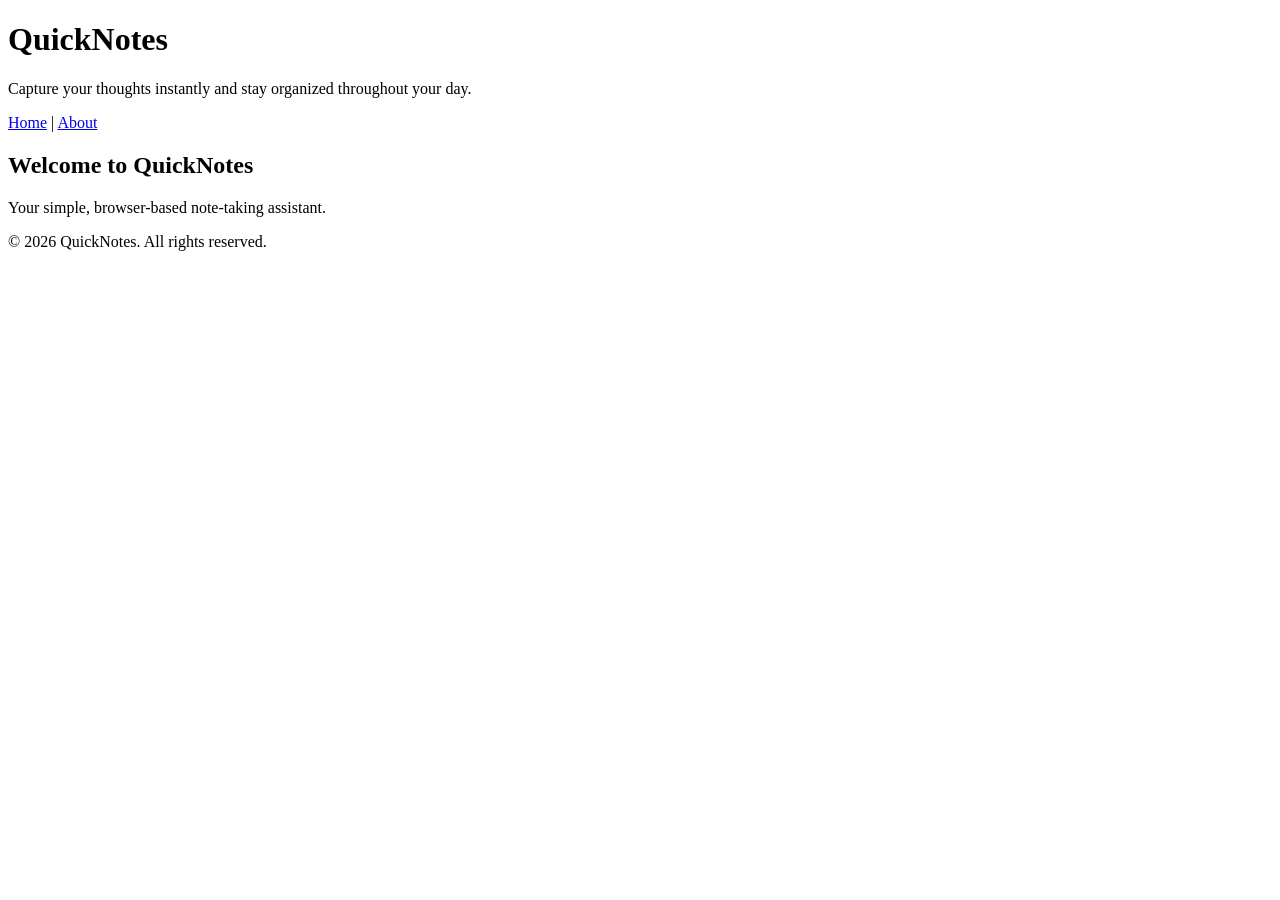
<file: day1/index.html>
<!DOCTYPE html>
<html lang="en">
<head>
  <meta charset="UTF-8">
  <meta name="viewport" content="width=device-width, initial-scale=1.0">
  <title>QuickNotes - Home</title>
</head>
<body>
  <header>
    <h1>QuickNotes</h1>
    <p>Capture your thoughts instantly and stay organized throughout your day.</p>
    <nav>
      <a href="index.html">Home</a> |
      <a href="about.html">About</a>
    </nav>
  </header>

  <main>
    <h2>Welcome to QuickNotes</h2>
    <p>Your simple, browser-based note-taking assistant.</p>
  </main>

  <footer>
    <p>&copy; 2026 QuickNotes. All rights reserved.</p>
  </footer>
</body>
</html>
</file>
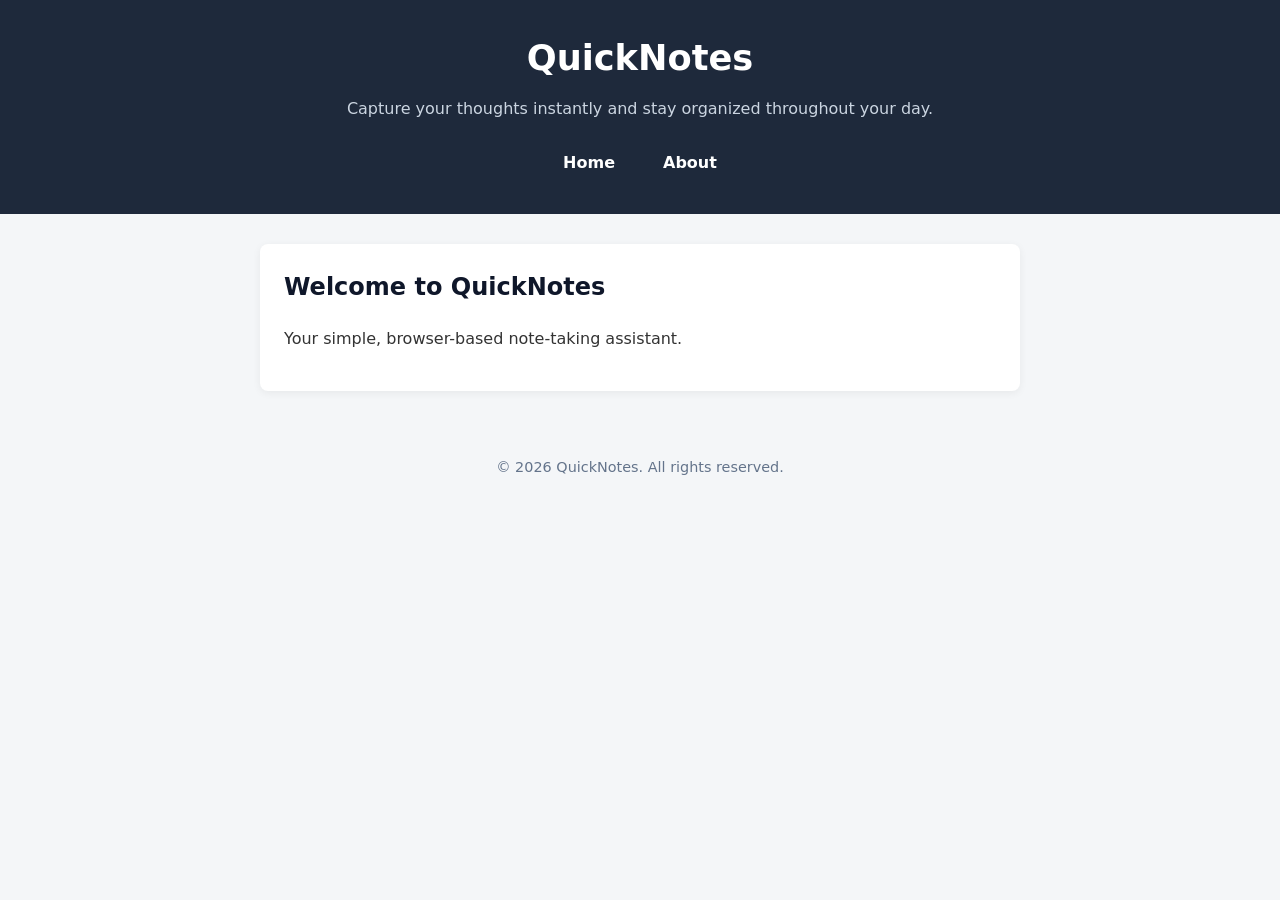
<file: day2/index.html>
<!DOCTYPE html>
<html lang="en">
<head>
  <meta charset="UTF-8">
  <meta name="viewport" content="width=device-width, initial-scale=1.0">
  <title>QuickNotes - Home</title>
  <link rel="stylesheet" href="style.css">
</head>
<body>
  <header>
    <h1>QuickNotes</h1>
    <p>Capture your thoughts instantly and stay organized throughout your day.</p>
    <nav>
      <a href="index.html">Home</a>
      <a href="about.html">About</a>
    </nav>
  </header>

  <main>
    <section>
      <h2>Welcome to QuickNotes</h2>
      <p>Your simple, browser-based note-taking assistant.</p>
    </section>
  </main>

  <footer>
    <p>&copy; 2026 QuickNotes. All rights reserved.</p>
  </footer>
</body>
</html>
</file>
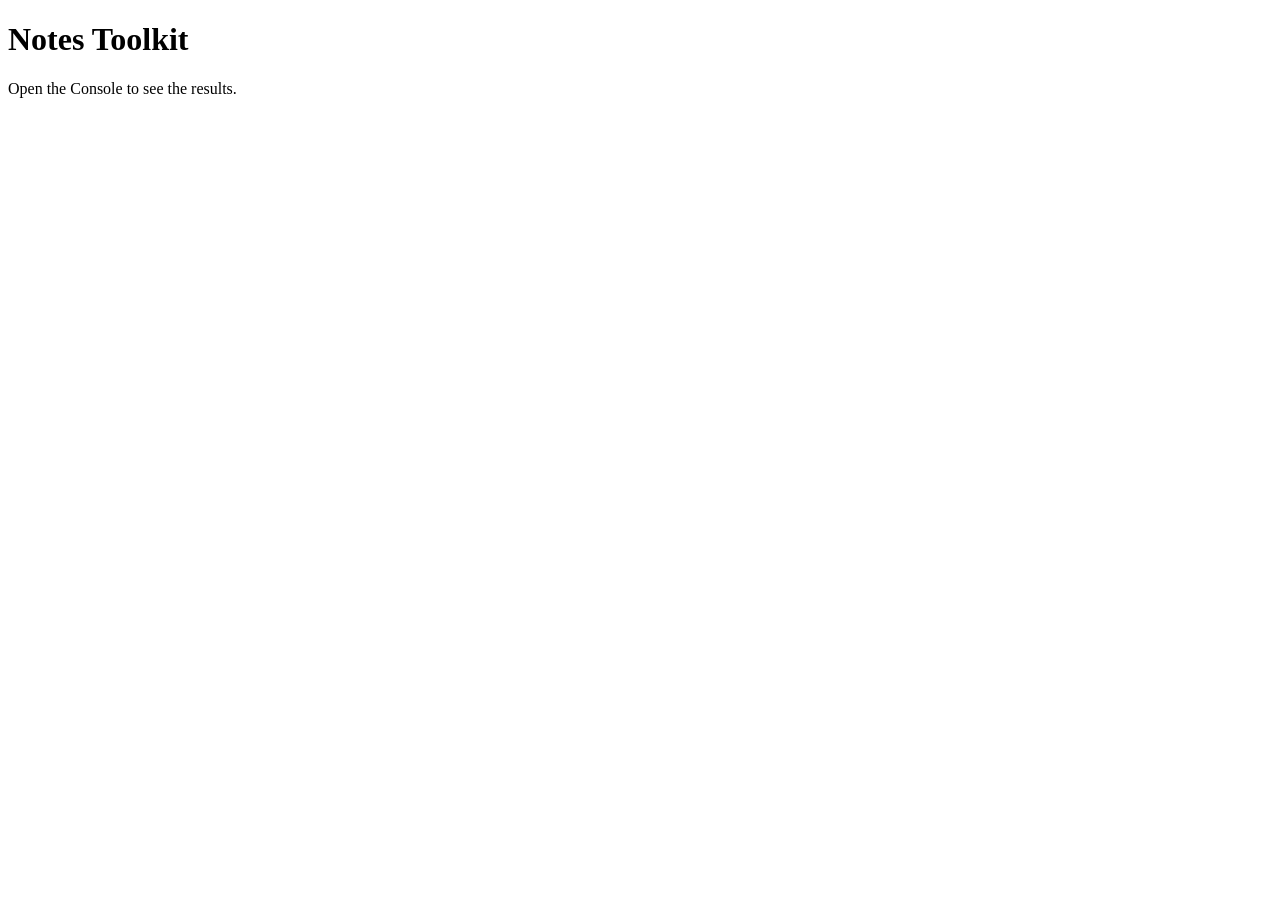
<file: day3/index.html>
<!DOCTYPE html>
<html lang="en">
<head>
  <meta charset="UTF-8">
  <meta name="viewport" content="width=device-width, initial-scale=1.0">
  <title>Notes Toolkit</title>
  <script src="script.js" defer></script>
</head>
<body>
  <h1>Notes Toolkit</h1>
  <p>Open the Console to see the results.</p>
</body>
</html>
</file>
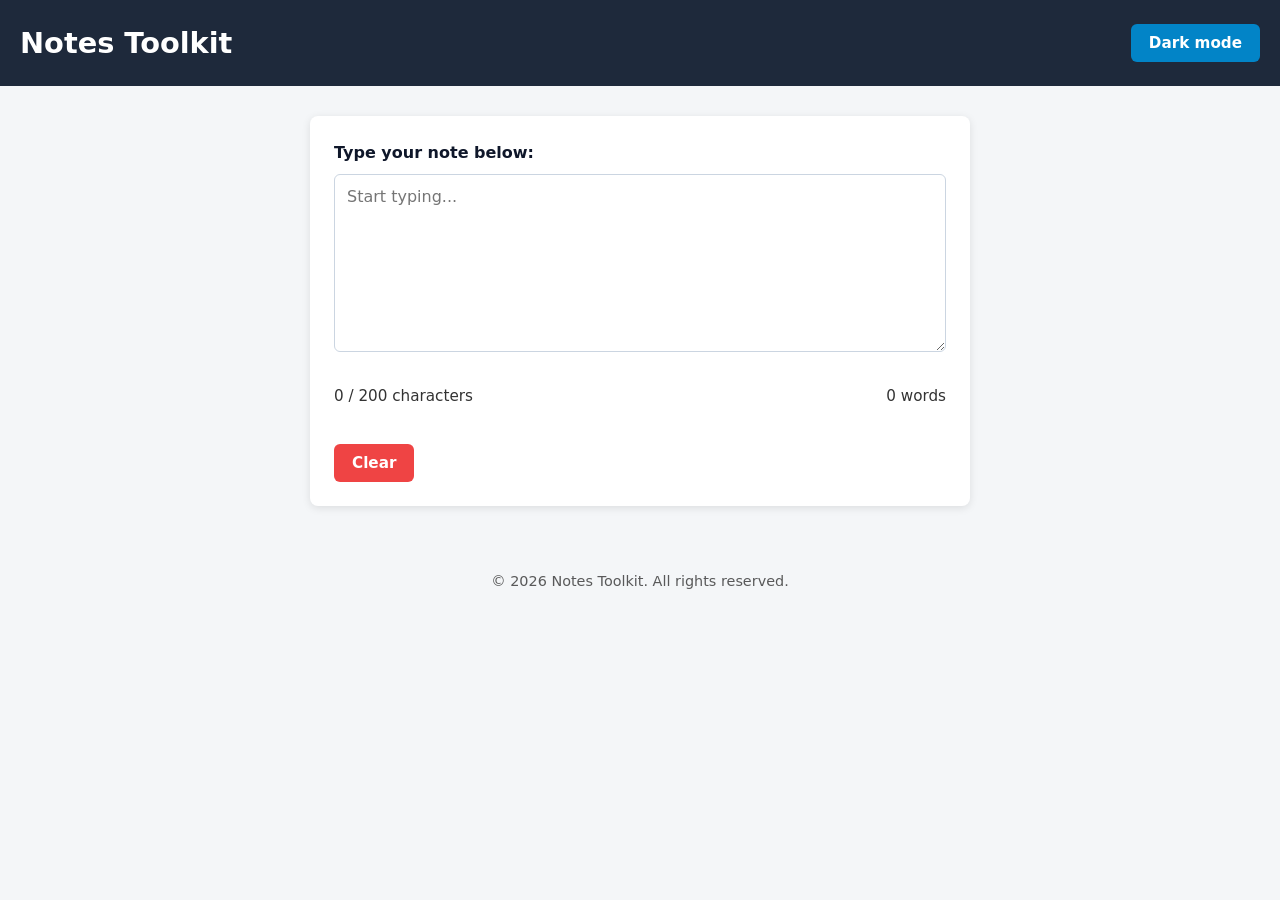
<file: day4/index.html>
<!DOCTYPE html>
<html lang="en">
<head>
  <meta charset="UTF-8">
  <meta name="viewport" content="width=device-width, initial-scale=1.0">
  <title>Notes Toolkit - Draft Pad</title>
  <link rel="stylesheet" href="style.css">
  <script src="script.js" defer></script>
</head>
<body>
  <header>
    <h1>Notes Toolkit</h1>
    <button id="theme-toggle" type="button">Dark mode</button>
  </header>

  <main>
    <section class="editor-card">
      <label for="note-text">Type your note below:</label>
      <textarea id="note-text" rows="8" placeholder="Start typing..."></textarea>

      <div class="counter-container">
        <p id="char-count">0 / 200 characters</p>
        <p id="word-count">0 words</p>
      </div>

      <div class="button-container">
        <button id="clear-btn" type="button">Clear</button>
      </div>
    </section>
  </main>

  <footer>
    <p>&copy; 2026 Notes Toolkit. All rights reserved.</p>
  </footer>
</body>
</html>
</file>
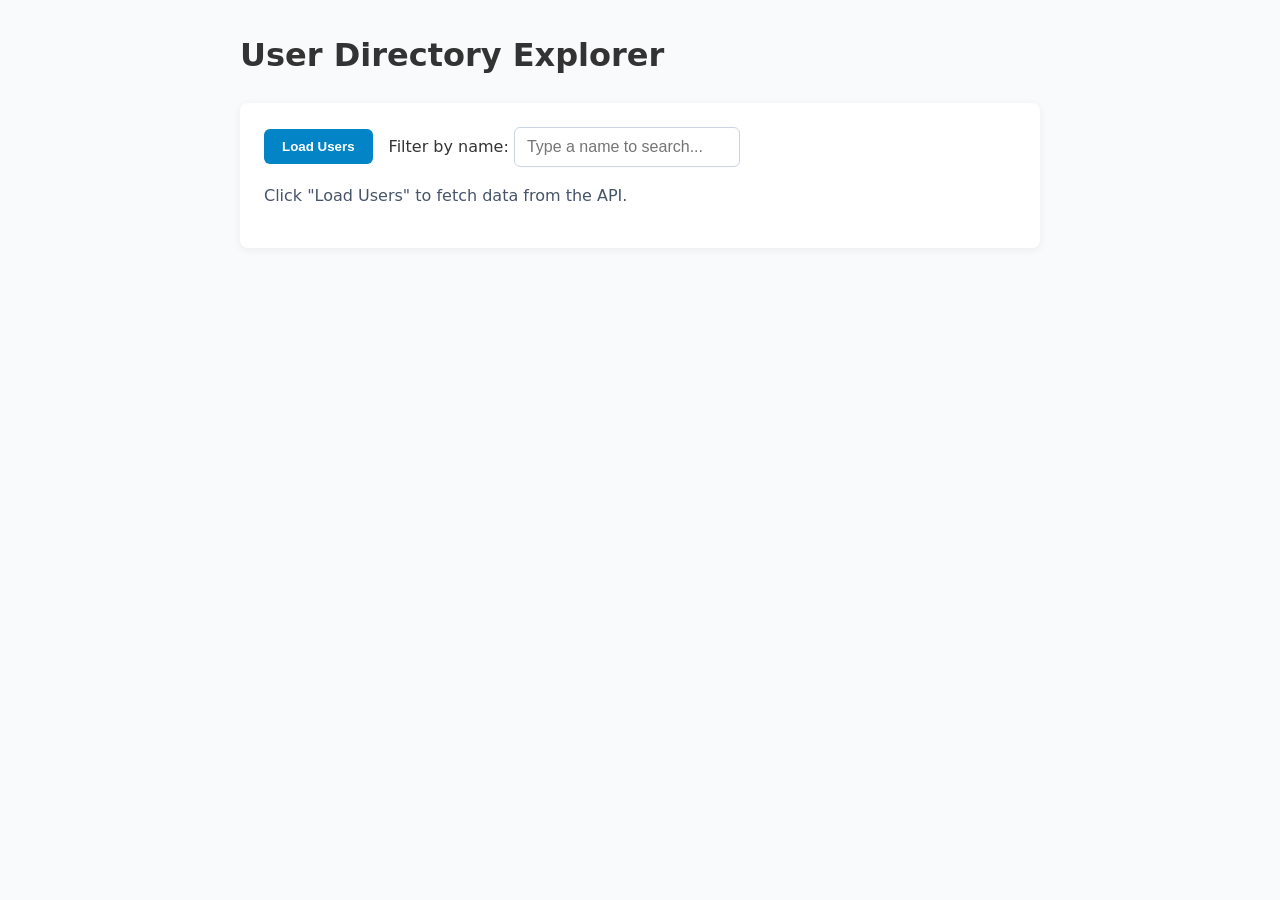
<file: day5/index.html>
<!DOCTYPE html>
<html lang="en">
<head>
  <meta charset="UTF-8">
  <meta name="viewport" content="width=device-width, initial-scale=1.0">
  <title>Notes Toolkit - User Directory</title>
  <script src="users.js" defer></script>
  <style>
    body {
      font-family: system-ui, -apple-system, sans-serif;
      max-width: 800px;
      margin: 30px auto;
      padding: 0 20px;
      line-height: 1.6;
      color: #333;
      background-color: #f8fafc;
    }
    .card {
      background: #fff;
      padding: 24px;
      border-radius: 8px;
      box-shadow: 0 2px 8px rgba(0,0,0,0.06);
      margin-bottom: 20px;
    }
    .controls {
      display: flex;
      gap: 16px;
      align-items: center;
      margin-bottom: 16px;
      flex-wrap: wrap;
    }
    button {
      padding: 10px 18px;
      background-color: #0284c7;
      color: white;
      border: none;
      border-radius: 6px;
      font-weight: 600;
      cursor: pointer;
    }
    button:disabled {
      background-color: #94a3b8;
      cursor: not-allowed;
    }
    button:hover:not(:disabled) {
      background-color: #0369a1;
    }
    input[type="text"] {
      padding: 10px 12px;
      border: 1px solid #cbd5e1;
      border-radius: 6px;
      font-size: 1rem;
      flex: 1;
      min-width: 200px;
    }
    #status {
      font-weight: 500;
      color: #475569;
      margin-bottom: 16px;
    }
    ul {
      list-style: none;
      padding: 0;
      margin: 0;
      display: grid;
      gap: 12px;
    }
    li.user-item {
      background: #f1f5f9;
      padding: 16px;
      border-radius: 6px;
      border-left: 4px solid #0284c7;
    }
    li.user-item h3 {
      margin: 0 0 4px 0;
      color: #0f172a;
    }
    li.user-item p {
      margin: 2px 0;
      color: #475569;
      font-size: 0.95rem;
    }
  </style>
</head>
<body>
  <header>
    <h1>User Directory Explorer</h1>
  </header>

  <main>
    <section class="card">
      <div class="controls">
        <button id="load-users" type="button">Load Users</button>
        <div>
          <label for="filter-input">Filter by name: </label>
          <input type="text" id="filter-input" placeholder="Type a name to search...">
        </div>
      </div>

      <p id="status">Click "Load Users" to fetch data from the API.</p>

      <ul id="users-list"></ul>
    </section>
  </main>
</body>
</html>
</file>
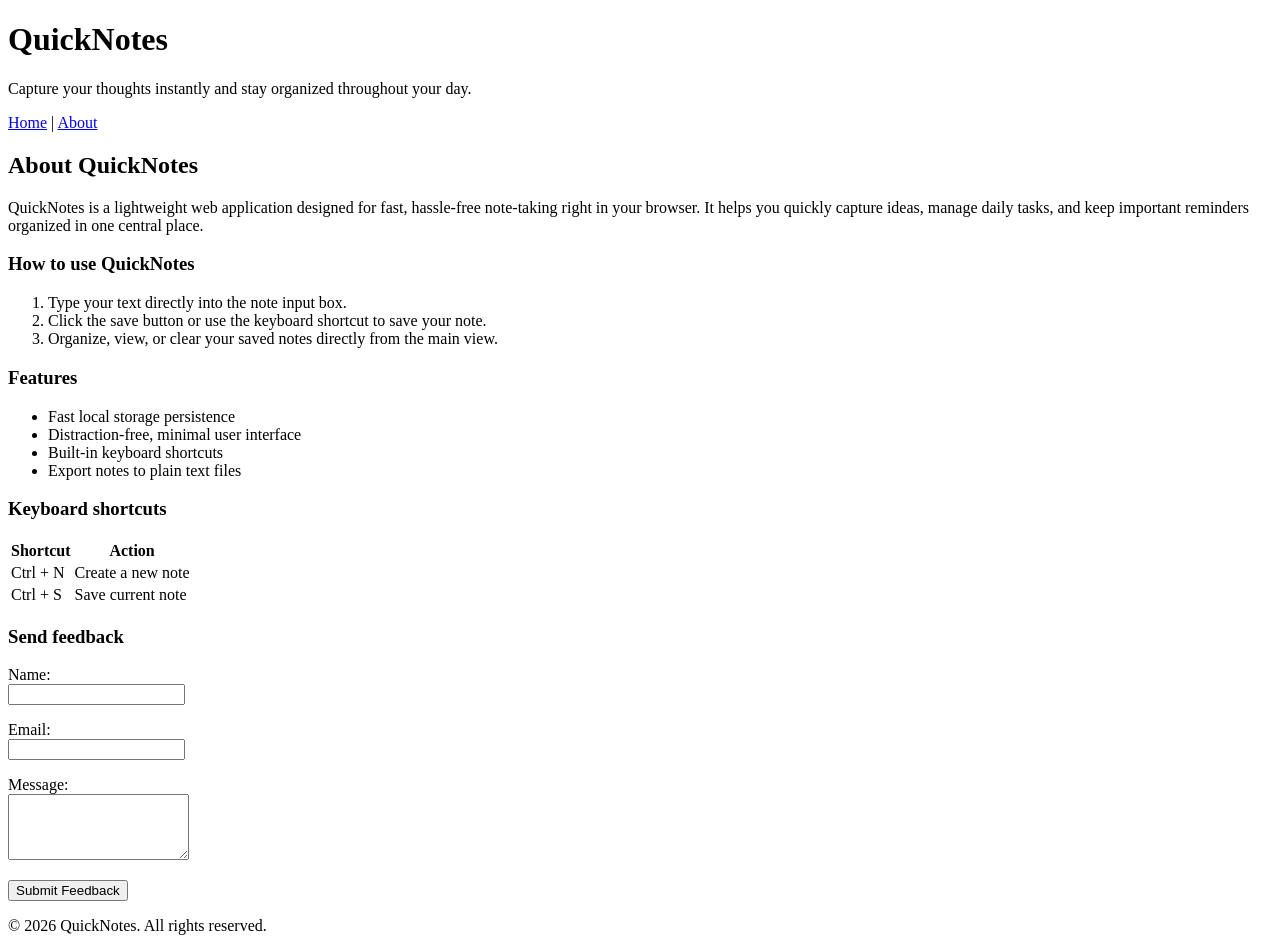
<file: day1/about.html>
<!DOCTYPE html>
<html lang="en">
<head>
  <meta charset="UTF-8">
  <meta name="viewport" content="width=device-width, initial-scale=1.0">
  <title>QuickNotes - About</title>
</head>
<body>
  <header>
    <h1>QuickNotes</h1>
    <p>Capture your thoughts instantly and stay organized throughout your day.</p>
    <nav>
      <a href="index.html">Home</a> |
      <a href="about.html">About</a>
    </nav>
  </header>

  <main>
    <h2>About QuickNotes</h2>
    <p>QuickNotes is a lightweight web application designed for fast, hassle-free note-taking right in your browser. It helps you quickly capture ideas, manage daily tasks, and keep important reminders organized in one central place.</p>

    <section>
      <h3>How to use QuickNotes</h3>
      <ol>
        <li>Type your text directly into the note input box.</li>
        <li>Click the save button or use the keyboard shortcut to save your note.</li>
        <li>Organize, view, or clear your saved notes directly from the main view.</li>
      </ol>
    </section>

    <section>
      <h3>Features</h3>
      <ul>
        <li>Fast local storage persistence</li>
        <li>Distraction-free, minimal user interface</li>
        <li>Built-in keyboard shortcuts</li>
        <li>Export notes to plain text files</li>
      </ul>
    </section>

    <section>
      <h3>Keyboard shortcuts</h3>
      <table>
        <thead>
          <tr>
            <th scope="col">Shortcut</th>
            <th scope="col">Action</th>
          </tr>
        </thead>
        <tbody>
          <tr>
            <td>Ctrl + N</td>
            <td>Create a new note</td>
          </tr>
          <tr>
            <td>Ctrl + S</td>
            <td>Save current note</td>
          </tr>
        </tbody>
      </table>
    </section>

    <section>
      <h3>Send feedback</h3>
      <form action="#" method="post">
        <p>
          <label for="name">Name:</label><br>
          <input type="text" id="name" name="name" required>
        </p>
        <p>
          <label for="email">Email:</label><br>
          <input type="email" id="email" name="email" required>
        </p>
        <p>
          <label for="message">Message:</label><br>
          <textarea id="message" name="message" rows="4" required></textarea>
        </p>
        <p>
          <button type="submit">Submit Feedback</button>
        </p>
      </form>
    </section>
  </main>

  <footer>
    <p>&copy; 2026 QuickNotes. All rights reserved.</p>
  </footer>
</body>
</html>
</file>
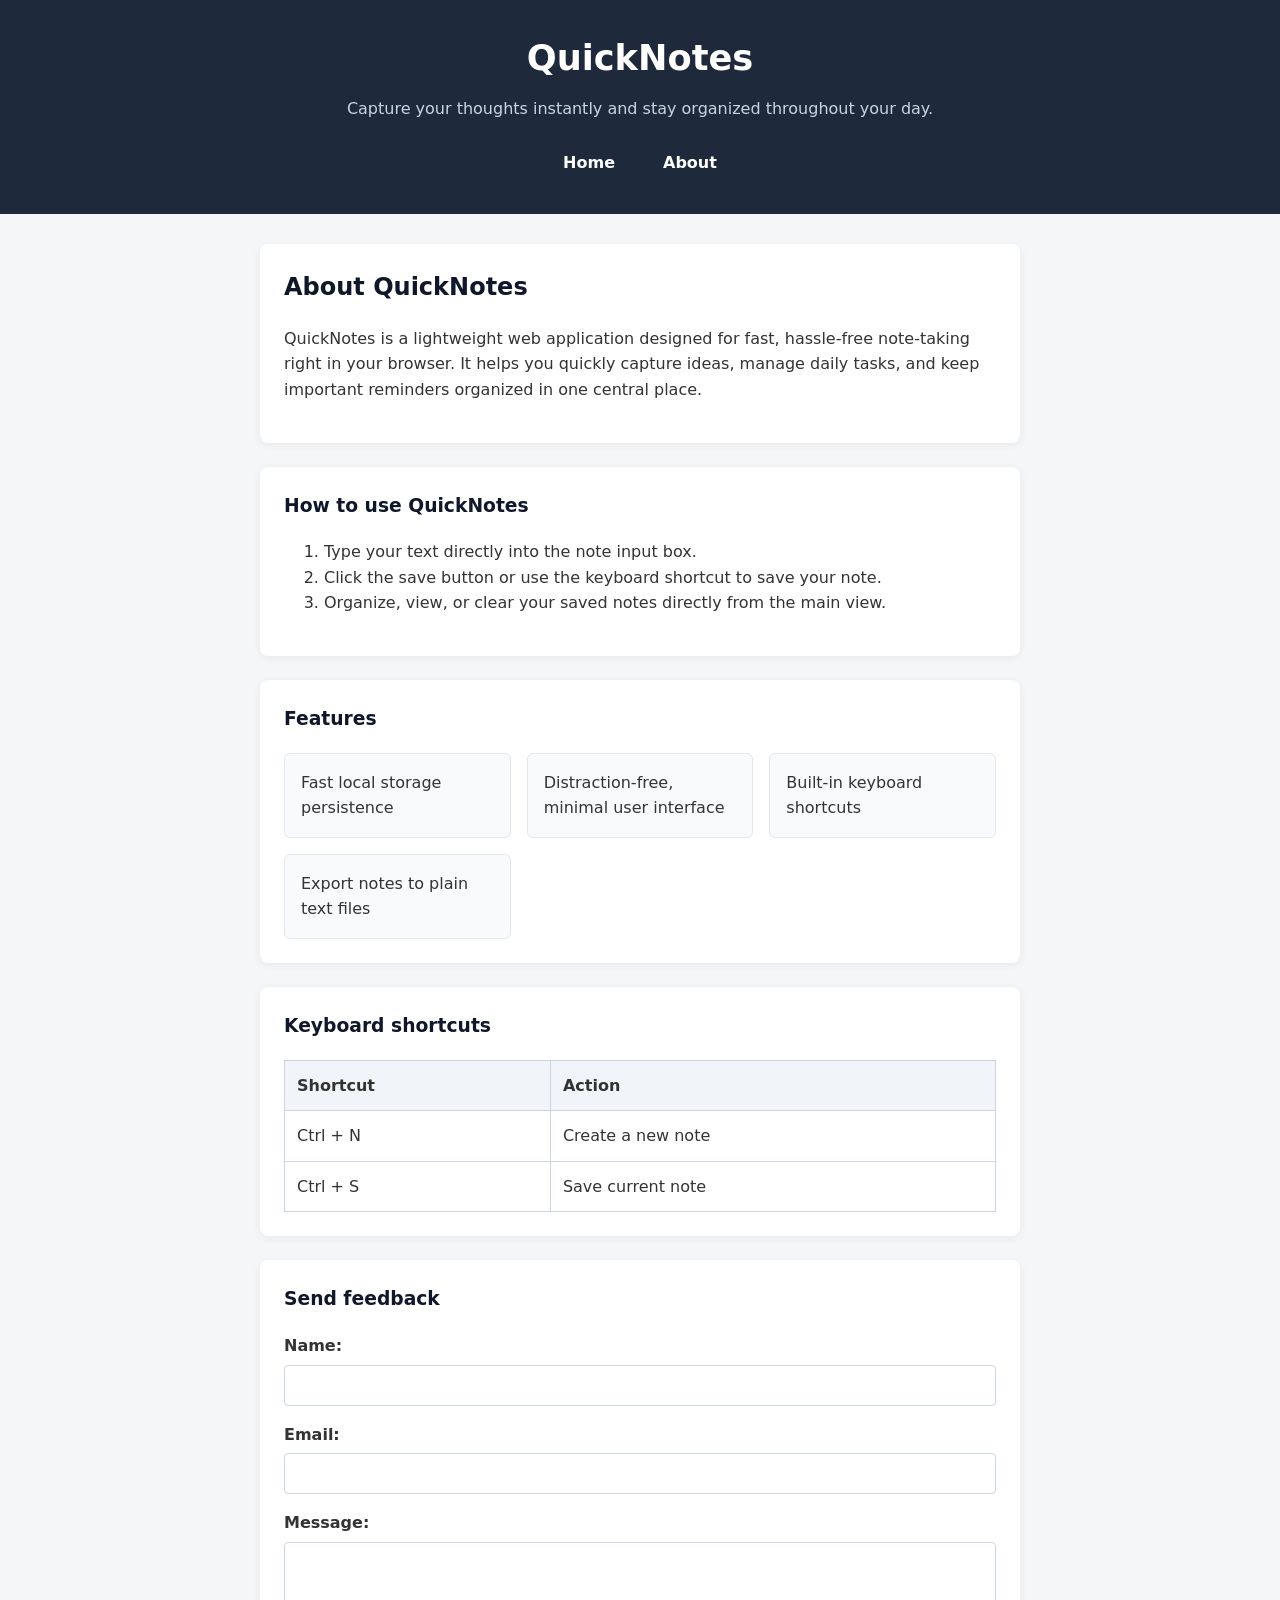
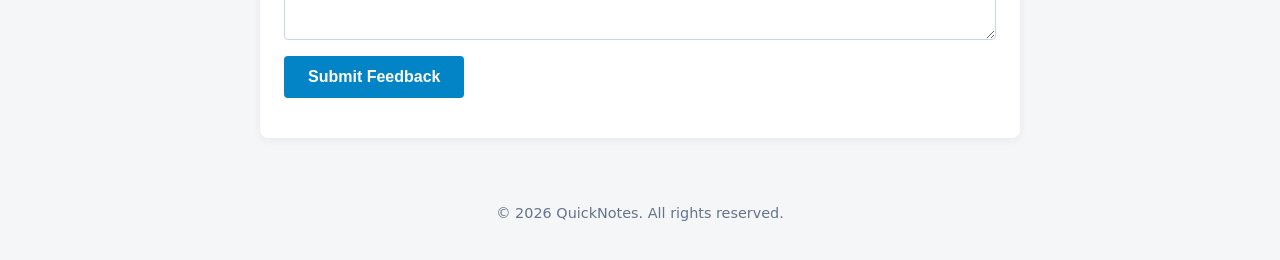
<file: day2/about.html>
<!DOCTYPE html>
<html lang="en">
<head>
  <meta charset="UTF-8">
  <meta name="viewport" content="width=device-width, initial-scale=1.0">
  <title>QuickNotes - About</title>
  <link rel="stylesheet" href="style.css">
</head>
<body>
  <header>
    <h1>QuickNotes</h1>
    <p>Capture your thoughts instantly and stay organized throughout your day.</p>
    <nav>
      <a href="index.html">Home</a>
      <a href="about.html">About</a>
    </nav>
  </header>

  <main>
    <section>
      <h2>About QuickNotes</h2>
      <p>QuickNotes is a lightweight web application designed for fast, hassle-free note-taking right in your browser. It helps you quickly capture ideas, manage daily tasks, and keep important reminders organized in one central place.</p>
    </section>

    <section>
      <h3>How to use QuickNotes</h3>
      <ol>
        <li>Type your text directly into the note input box.</li>
        <li>Click the save button or use the keyboard shortcut to save your note.</li>
        <li>Organize, view, or clear your saved notes directly from the main view.</li>
      </ol>
    </section>

    <section>
      <h3>Features</h3>
      <ul class="features">
        <li>Fast local storage persistence</li>
        <li>Distraction-free, minimal user interface</li>
        <li>Built-in keyboard shortcuts</li>
        <li>Export notes to plain text files</li>
      </ul>
    </section>

    <section>
      <h3>Keyboard shortcuts</h3>
      <table>
        <thead>
          <tr>
            <th scope="col">Shortcut</th>
            <th scope="col">Action</th>
          </tr>
        </thead>
        <tbody>
          <tr>
            <td>Ctrl + N</td>
            <td>Create a new note</td>
          </tr>
          <tr>
            <td>Ctrl + S</td>
            <td>Save current note</td>
          </tr>
        </tbody>
      </table>
    </section>

    <section>
      <h3>Send feedback</h3>
      <form action="#" method="post">
        <p>
          <label for="name">Name:</label>
          <input type="text" id="name" name="name" required>
        </p>
        <p>
          <label for="email">Email:</label>
          <input type="email" id="email" name="email" required>
        </p>
        <p>
          <label for="message">Message:</label>
          <textarea id="message" name="message" rows="4" required></textarea>
        </p>
        <p>
          <button type="submit">Submit Feedback</button>
        </p>
      </form>
    </section>
  </main>

  <footer>
    <p>&copy; 2026 QuickNotes. All rights reserved.</p>
  </footer>
</body>
</html>
</file>
<file: day2/style.css>
/* 1. Box-sizing reset & base styles */
*,
*::before,
*::after {
  box-sizing: border-box;
}

body {
  font-family: system-ui, -apple-system, BlinkMacSystemFont, 'Segoe UI', Roboto, sans-serif;
  line-height: 1.6;
  margin: 0;
  padding: 0;
  background-color: #f4f6f8;
  color: #333333;
}

/* 2. Header styles */
header {
  background-color: #1e293b;
  color: #ffffff;
  padding: 30px 20px;
  text-align: center;
}

header h1 {
  margin: 0 0 10px 0;
  font-size: 2.2rem;
}

header p {
  margin: 0 0 20px 0;
  color: #cbd5e1;
}

/* 3. Navigation bar with Flexbox */
nav {
  display: flex;
  justify-content: center;
  align-items: center;
  gap: 16px;
}

nav a {
  color: #ffffff;
  text-decoration: none;
  font-weight: 600;
  padding: 8px 16px;
  border-radius: 4px;
  transition: background-color 0.3s ease, color 0.3s ease;
}

nav a:hover,
nav a:focus {
  background-color: #38bdf8;
  color: #0f172a;
}

/* 4. Centered <main> and White Card Sections */
main {
  max-width: 800px;
  margin: 30px auto;
  padding: 0 20px;
}

section {
  background-color: #ffffff;
  padding: 24px;
  margin-bottom: 24px;
  border-radius: 8px;
  box-shadow: 0 2px 8px rgba(0, 0, 0, 0.06);
}

section h2,
section h3 {
  margin-top: 0;
  color: #0f172a;
}

/* 5. Features Grid Layout */
.features {
  display: grid;
  grid-template-columns: repeat(auto-fit, minmax(180px, 1fr));
  gap: 16px;
  list-style: none;
  padding: 0;
  margin: 0;
}

.features li {
  background-color: #f8fafc;
  border: 1px solid #e2e8f0;
  padding: 16px;
  border-radius: 6px;
  font-weight: 500;
}

/* 6. Shortcuts Table Styles */
table {
  width: 100%;
  border-collapse: collapse;
  margin-top: 10px;
}

th,
td {
  border: 1px solid #cbd5e1;
  padding: 12px;
  text-align: left;
}

th {
  background-color: #f1f5f9;
  font-weight: 600;
}

/* 7. Feedback Form Styles */
form p {
  margin-bottom: 16px;
}

label {
  display: block;
  font-weight: 600;
  margin-bottom: 6px;
}

input[type="text"],
input[type="email"],
textarea {
  display: block;
  width: 100%;
  padding: 10px 12px;
  border: 1px solid #cbd5e1;
  border-radius: 4px;
  font-family: inherit;
  font-size: 1rem;
}

input[type="text"]:focus,
input[type="email"]:focus,
textarea:focus {
  outline: 2px solid #38bdf8;
  border-color: transparent;
}

button[type="submit"] {
  background-color: #0284c7;
  color: #ffffff;
  border: none;
  padding: 12px 24px;
  font-size: 1rem;
  font-weight: 600;
  border-radius: 4px;
  cursor: pointer;
  transition: background-color 0.3s ease, transform 0.1s ease;
}

button[type="submit"]:hover {
  background-color: #0369a1;
}

button[type="submit"]:active {
  transform: scale(0.98);
}

/* Footer Styles */
footer {
  text-align: center;
  padding: 20px;
  color: #64748b;
  font-size: 0.9rem;
}

/* 8. Media Query for Small Screens */
@media (max-width: 600px) {
  header {
    padding: 16px 12px;
  }

  header h1 {
    font-size: 1.5rem;
  }

  header p {
    font-size: 0.9rem;
    margin-bottom: 12px;
  }
}
</file>
<file: day4/style.css>
/* 1. CSS Variables for Light Theme */
:root {
  --bg-color: #f4f6f8;
  --card-bg: #ffffff;
  --text-color: #333333;
  --heading-color: #0f172a;
  --header-bg: #1e293b;
  --header-text: #ffffff;
  --border-color: #cbd5e1;
  --button-bg: #0284c7;
  --button-hover: #0369a1;
  --button-text: #ffffff;
  --clear-btn-bg: #ef4444;
  --clear-btn-hover: #dc2626;
}

/* 2. Redefining Variables for Dark Theme */
body.dark {
  --bg-color: #0f172a;
  --card-bg: #1e293b;
  --text-color: #f1f5f9;
  --heading-color: #f8fafc;
  --header-bg: #0284c7;
  --header-text: #ffffff;
  --border-color: #334155;
  --button-bg: #38bdf8;
  --button-hover: #0ea5e9;
  --button-text: #0f172a;
  --clear-btn-bg: #f87171;
  --clear-btn-hover: #ef4444;
}

/* Base Reset & Styles */
*,
*::before,
*::after {
  box-sizing: border-box;
}

body {
  font-family: system-ui, -apple-system, BlinkMacSystemFont, 'Segoe UI', Roboto, sans-serif;
  line-height: 1.6;
  margin: 0;
  padding: 0;
  background-color: var(--bg-color);
  color: var(--text-color);
  transition: background-color 0.3s ease, color 0.3s ease;
}

header {
  background-color: var(--header-bg);
  color: var(--header-text);
  padding: 20px;
  display: flex;
  justify-content: space-between;
  align-items: center;
}

header h1 {
  margin: 0;
  font-size: 1.8rem;
}

main {
  max-width: 700px;
  margin: 30px auto;
  padding: 0 20px;
}

.editor-card {
  background-color: var(--card-bg);
  padding: 24px;
  border-radius: 8px;
  box-shadow: 0 2px 8px rgba(0, 0, 0, 0.1);
}

label {
  display: block;
  font-weight: 600;
  margin-bottom: 8px;
  color: var(--heading-color);
}

textarea {
  width: 100%;
  padding: 12px;
  border: 1px solid var(--border-color);
  border-radius: 6px;
  font-family: inherit;
  font-size: 1rem;
  background-color: var(--card-bg);
  color: var(--text-color);
  resize: vertical;
}

textarea:focus {
  outline: 2px solid var(--button-bg);
}

.counter-container {
  display: flex;
  justify-content: space-between;
  margin-top: 10px;
  font-size: 0.95rem;
  font-weight: 500;
}

/* Counter Warning Classes */
p.warning {
  color: #f97316; /* Orange text */
}

p.over {
  color: #ef4444; /* Red text */
  font-weight: 700; /* Bold text */
}

.button-container {
  margin-top: 20px;
}

button {
  font-family: inherit;
  font-size: 0.95rem;
  font-weight: 600;
  padding: 10px 18px;
  border: none;
  border-radius: 6px;
  cursor: pointer;
  transition: background-color 0.2s ease, transform 0.1s ease;
}

#theme-toggle {
  background-color: var(--button-bg);
  color: var(--button-text);
}

#theme-toggle:hover {
  background-color: var(--button-hover);
}

#clear-btn {
  background-color: var(--clear-btn-bg);
  color: #ffffff;
}

#clear-btn:hover {
  background-color: var(--clear-btn-hover);
}

button:active {
  transform: scale(0.97);
}

footer {
  text-align: center;
  padding: 20px;
  color: var(--text-color);
  opacity: 0.8;
  font-size: 0.9rem;
}
</file>
